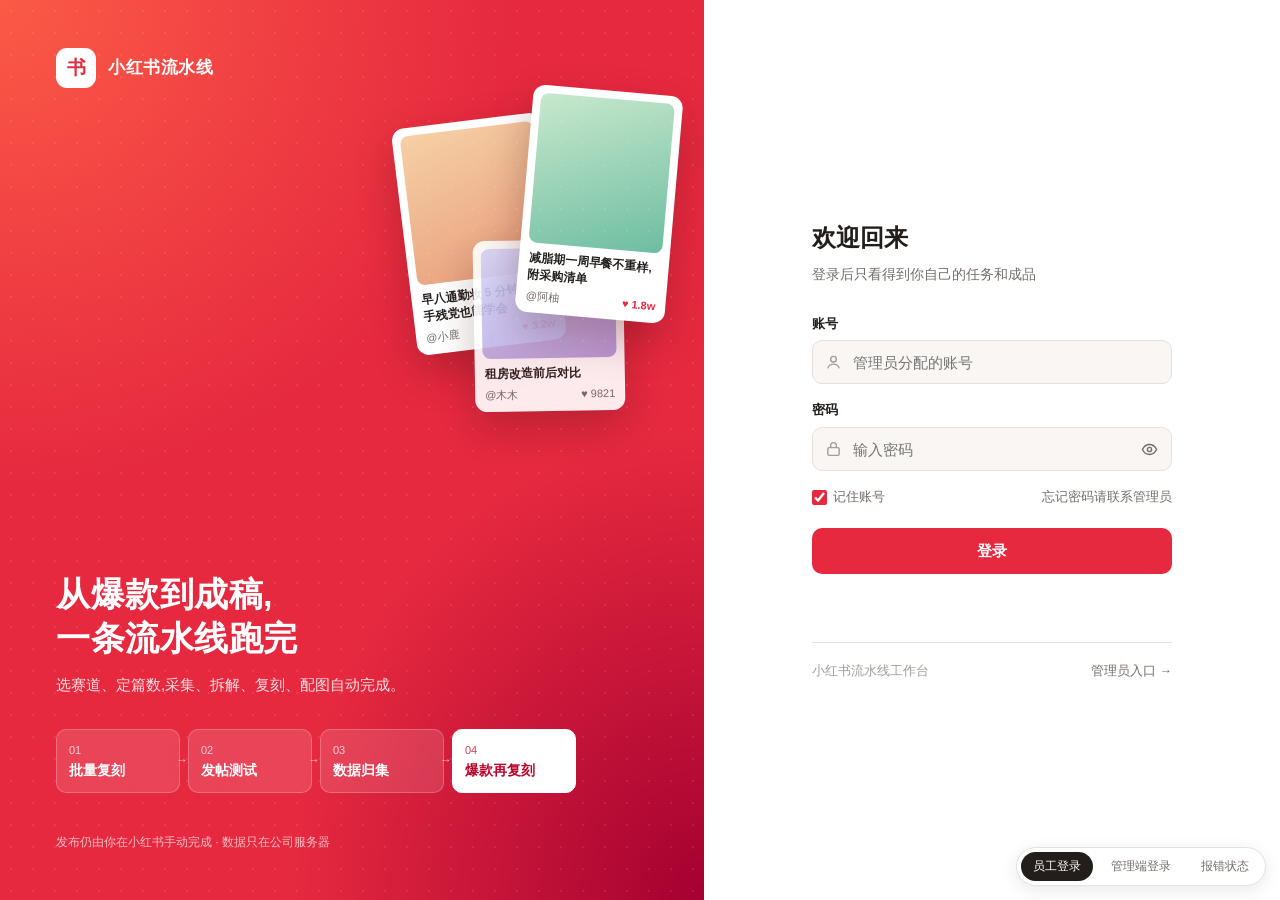
<file: docs/设计稿/登录页.html>
<!doctype html>
<html lang="zh-CN">
<head>
<meta charset="utf-8">
<meta name="viewport" content="width=device-width,initial-scale=1,viewport-fit=cover">
<title>登录 · 小红书流水线</title>
<style>
/* 与 static/style.css 同一套变量 */
:root{
  --bg:oklch(97.6% .004 60);--panel:#fff;--soft:oklch(95.8% .006 55);--line:oklch(91% .006 55);
  --ink:oklch(24% .01 50);--sub:oklch(54% .01 50);--faint:oklch(70% .008 50);
  --accent:oklch(60% .22 22);--accent-ink:oklch(50% .2 22);--accent-wash:oklch(96% .025 22);
  --err:oklch(52% .2 25);--r:10px;--ease:cubic-bezier(.22,1,.36,1);
}
*{box-sizing:border-box}
html,body{height:100%}
body{margin:0;font:14px/1.6 -apple-system,"PingFang SC","Microsoft YaHei",sans-serif;color:var(--ink);background:var(--bg)}

.split{min-height:100%;display:grid;grid-template-columns:55fr 45fr}

/* ---------- 左:品牌区 ---------- */
.brandside{position:relative;overflow:hidden;color:#fff;padding:48px 56px;display:flex;flex-direction:column;
  background:radial-gradient(120% 90% at 0% 0%,oklch(68% .2 30) 0%,transparent 60%),
             radial-gradient(90% 80% at 100% 100%,oklch(45% .19 15) 0%,transparent 65%),
             var(--accent)}
.brandside::after{content:"";position:absolute;inset:0;pointer-events:none;
  background-image:radial-gradient(oklch(100% 0 0 / .09) 1px,transparent 1px);background-size:22px 22px}
.bhead{display:flex;align-items:center;gap:12px;position:relative;z-index:1}
.logo{width:40px;height:40px;border-radius:11px;display:grid;place-items:center;font-weight:700;font-size:19px;
  background:#fff;color:var(--accent)}
.bhead b{font-size:17px;letter-spacing:.5px}
.pitch{position:relative;z-index:1;margin-top:auto;max-width:460px}
.pitch h1{font-size:34px;line-height:1.3;margin:0 0 12px;font-weight:700;letter-spacing:.5px}
.pitch p{margin:0;font-size:15px;opacity:.86}

.loop{position:relative;z-index:1;list-style:none;padding:0;margin:32px 0 0;display:grid;grid-template-columns:repeat(4,1fr);gap:8px;max-width:520px}
.loop li{background:oklch(100% 0 0 / .13);border:1px solid oklch(100% 0 0 / .22);border-radius:var(--r);
  padding:12px 12px 10px;backdrop-filter:blur(6px);position:relative}
.loop li em{font-style:normal;font-size:11px;opacity:.75;display:block}
.loop li span{font-size:13.5px;font-weight:600}
.loop li:not(:last-child)::after{content:"→";position:absolute;right:-9px;top:50%;transform:translateY(-50%);font-size:12px;opacity:.7;z-index:2}
.loop li:last-child{background:#fff;color:var(--accent-ink);border-color:#fff}

/* 装饰:错落的笔记卡片 */
.cards{position:absolute;right:-30px;top:90px;width:330px;height:330px;z-index:0}
.nc{position:absolute;width:150px;background:#fff;border-radius:12px;padding:8px;color:var(--ink);
  box-shadow:0 18px 40px oklch(25% .08 20 / .28)}
.nc i{display:block;height:150px;border-radius:8px}
.nc b{display:block;font-size:12px;line-height:1.4;margin:7px 2px 4px}
.nc small{display:flex;justify-content:space-between;font-size:11px;color:var(--sub);margin:0 2px}
.nc.c1{left:0;top:30px;transform:rotate(-7deg)}
.nc.c1 i{background:linear-gradient(160deg,oklch(88% .07 70),oklch(76% .1 45))}
.nc.c2{left:120px;top:0;transform:rotate(5deg);z-index:2}
.nc.c2 i{background:linear-gradient(160deg,oklch(90% .05 150),oklch(74% .09 170))}
.nc.c3{left:70px;top:150px;transform:rotate(-1deg);opacity:.9}
.nc.c3 i{background:linear-gradient(160deg,oklch(90% .05 280),oklch(75% .09 300));height:110px}
.hot{color:var(--accent);font-weight:600}

.bfoot{position:relative;z-index:1;margin-top:40px;font-size:12px;opacity:.7}

/* ---------- 右:表单 ---------- */
.formside{display:grid;place-items:center;padding:48px 32px;background:var(--panel)}
.form{width:100%;max-width:360px}
.form h2{font-size:24px;margin:0 0 6px}
.form .lead{color:var(--sub);margin:0 0 28px}
.field{margin-bottom:16px}
.field label{display:block;font-size:13px;font-weight:600;margin-bottom:6px}
.inp{position:relative}
.inp input{width:100%;height:44px;border:1px solid var(--line);border-radius:var(--r);padding:0 14px 0 40px;
  font:inherit;font-size:15px;background:var(--bg);color:var(--ink);transition:border-color .15s,box-shadow .15s,background .15s}
.inp input:focus{outline:none;border-color:var(--accent);background:#fff;box-shadow:0 0 0 3px var(--accent-wash)}
.inp svg{position:absolute;left:13px;top:50%;transform:translateY(-50%);width:17px;height:17px;color:var(--faint)}
.inp .eye{position:absolute;right:6px;top:50%;transform:translateY(-50%);border:0;background:none;color:var(--sub);
  width:34px;height:34px;border-radius:8px;cursor:pointer;display:grid;place-items:center}
.inp .eye:hover{background:var(--soft)}
.inp .eye svg{position:static;transform:none;color:currentColor}
.row{display:flex;justify-content:space-between;align-items:center;margin:4px 0 20px;font-size:13px;color:var(--sub)}
.row label{display:flex;align-items:center;gap:6px;cursor:pointer}
.row input{accent-color:var(--accent);width:15px;height:15px;margin:0}
.btn{width:100%;height:46px;border:0;border-radius:var(--r);background:var(--accent);color:#fff;font:inherit;font-size:15px;
  font-weight:600;cursor:pointer;transition:background .15s,transform .1s var(--ease)}
.btn:hover{background:var(--accent-ink)}
.btn:active{transform:scale(.99)}
.gerr{min-height:22px;margin:10px 0 0;color:var(--err);font-size:13px;text-align:center}
.ffoot{margin-top:36px;padding-top:18px;border-top:1px solid var(--line);font-size:12.5px;color:var(--faint);display:flex;justify-content:space-between}
.ffoot a{color:var(--sub);text-decoration:none}
.ffoot a:hover{color:var(--accent-ink)}

/* 效果稿切换条(正式版不需要) */
.demo{position:fixed;right:14px;bottom:14px;z-index:9;display:flex;gap:6px;background:#fff;border:1px solid var(--line);
  border-radius:999px;padding:4px;box-shadow:0 4px 16px oklch(30% .02 50 / .1);font-size:12px}
.demo button{border:0;background:none;border-radius:999px;padding:5px 12px;cursor:pointer;color:var(--sub);font:inherit}
.demo button.on{background:var(--ink);color:#fff}

/* 管理端:换深色品牌区,一眼区分 */
body.admin .brandside{background:radial-gradient(110% 90% at 0% 0%,oklch(38% .03 260) 0%,transparent 60%),oklch(24% .02 260)}
body.admin .logo{color:oklch(24% .02 260)}
body.admin .loop li:last-child{color:oklch(24% .02 260)}
body.admin .btn{background:oklch(28% .02 260)}
body.admin .btn:hover{background:oklch(20% .02 260)}

/* ---------- 窄屏:品牌区收成顶部横幅 ---------- */
@media (max-width:900px){
  .split{grid-template-columns:1fr;grid-template-rows:auto 1fr}
  .brandside{padding:22px 20px 24px;min-height:0}
  .cards,.loop,.bfoot{display:none}
  .pitch{margin-top:18px}
  .pitch h1{font-size:21px;margin-bottom:4px}
  .pitch p{font-size:13px}
  .formside{place-items:start center;padding:32px 16px 40px}
  .form h2{font-size:21px}
}
</style>
</head>
<body>
<div class="split">
  <section class="brandside" aria-hidden="true">
    <div class="bhead"><span class="logo">书</span><b id="bname">小红书流水线</b></div>

    <div class="cards">
      <div class="nc c1"><i></i><b>早八通勤妆 5 分钟出门,手残党也能学会</b><small><span>@小鹿</span><span class="hot">♥ 3.2w</span></small></div>
      <div class="nc c2"><i></i><b>减脂期一周早餐不重样,附采购清单</b><small><span>@阿柚</span><span class="hot">♥ 1.8w</span></small></div>
      <div class="nc c3"><i></i><b>租房改造前后对比</b><small><span>@木木</span><span>♥ 9821</span></small></div>
    </div>

    <div class="pitch">
      <h1 id="bh">从爆款到成稿,<br>一条流水线跑完</h1>
      <p id="bp">选赛道、定篇数,采集、拆解、复刻、配图自动完成。</p>
    </div>
    <ol class="loop">
      <li><em>01</em><span>批量复刻</span></li>
      <li><em>02</em><span>发帖测试</span></li>
      <li><em>03</em><span>数据归集</span></li>
      <li><em>04</em><span>爆款再复刻</span></li>
    </ol>
    <div class="bfoot">发布仍由你在小红书手动完成 · 数据只在公司服务器</div>
  </section>

  <section class="formside">
    <form class="form" id="f" autocomplete="on">
      <h2 id="ft">欢迎回来</h2>
      <p class="lead" id="fl">登录后只看得到你自己的任务和成品</p>

      <div class="field">
        <label for="u">账号</label>
        <div class="inp">
          <svg viewBox="0 0 24 24" fill="none" stroke="currentColor" stroke-width="2" aria-hidden="true"><circle cx="12" cy="8" r="4"/><path d="M4 21c1-4 4-6 8-6s7 2 8 6"/></svg>
          <input id="u" name="username" autocomplete="username" placeholder="管理员分配的账号" required>
        </div>
      </div>
      <div class="field">
        <label for="p">密码</label>
        <div class="inp">
          <svg viewBox="0 0 24 24" fill="none" stroke="currentColor" stroke-width="2" aria-hidden="true"><rect x="4" y="10" width="16" height="11" rx="2"/><path d="M8 10V7a4 4 0 0 1 8 0v3"/></svg>
          <input id="p" name="password" type="password" autocomplete="current-password" placeholder="输入密码" required>
          <button type="button" class="eye" id="eye" aria-label="显示密码"><svg viewBox="0 0 24 24" width="17" height="17" fill="none" stroke="currentColor" stroke-width="2"><path d="M2 12s3.5-7 10-7 10 7 10 7-3.5 7-10 7S2 12 2 12z"/><circle cx="12" cy="12" r="3"/></svg></button>
        </div>
      </div>
      <div class="row">
        <label><input type="checkbox" id="rem" checked>记住账号</label>
        <span>忘记密码请联系管理员</span>
      </div>
      <button class="btn">登录</button>
      <p class="gerr" id="err" role="alert"></p>
      <div class="ffoot"><span>小红书流水线工作台</span><a href="#" id="swap">管理员入口 →</a></div>
    </form>
  </section>
</div>

<div class="demo" role="group" aria-label="效果稿切换">
  <button class="on" data-m="user">员工登录</button><button data-m="admin">管理端登录</button><button data-m="err">报错状态</button>
</div>

<script>
// 只是效果稿:不调接口
const $ = s => document.querySelector(s);
$("#eye").onclick = () => { const p = $("#p"); p.type = p.type === "password" ? "text" : "password"; };
$("#f").onsubmit = e => { e.preventDefault(); $("#err").textContent = "效果稿:正式版这里调用 /api/login"; };
function mode(m) {
  document.querySelectorAll(".demo button").forEach(b => b.classList.toggle("on", b.dataset.m === m));
  const admin = m === "admin";
  document.body.classList.toggle("admin", admin);
  $("#bname").textContent = admin ? "小红书流水线 · 管理后台" : "小红书流水线";
  $("#ft").textContent = admin ? "管理后台" : "欢迎回来";
  $("#fl").textContent = admin ? "人员、接口配置、数据看板" : "登录后只看得到你自己的任务和成品";
  $("#u").closest(".field").hidden = admin;   // 管理端只有密码
  $("#rem").closest("label").style.visibility = admin ? "hidden" : "";
  $("#swap").textContent = admin ? "← 员工登录" : "管理员入口 →";
  $("#err").textContent = m === "err" ? "账号或密码不正确" : "";
}
document.querySelector(".demo").onclick = e => e.target.dataset.m && mode(e.target.dataset.m);
$("#swap").onclick = e => { e.preventDefault(); mode(document.body.classList.contains("admin") ? "user" : "admin"); };
</script>
</body>
</html>
</file>
